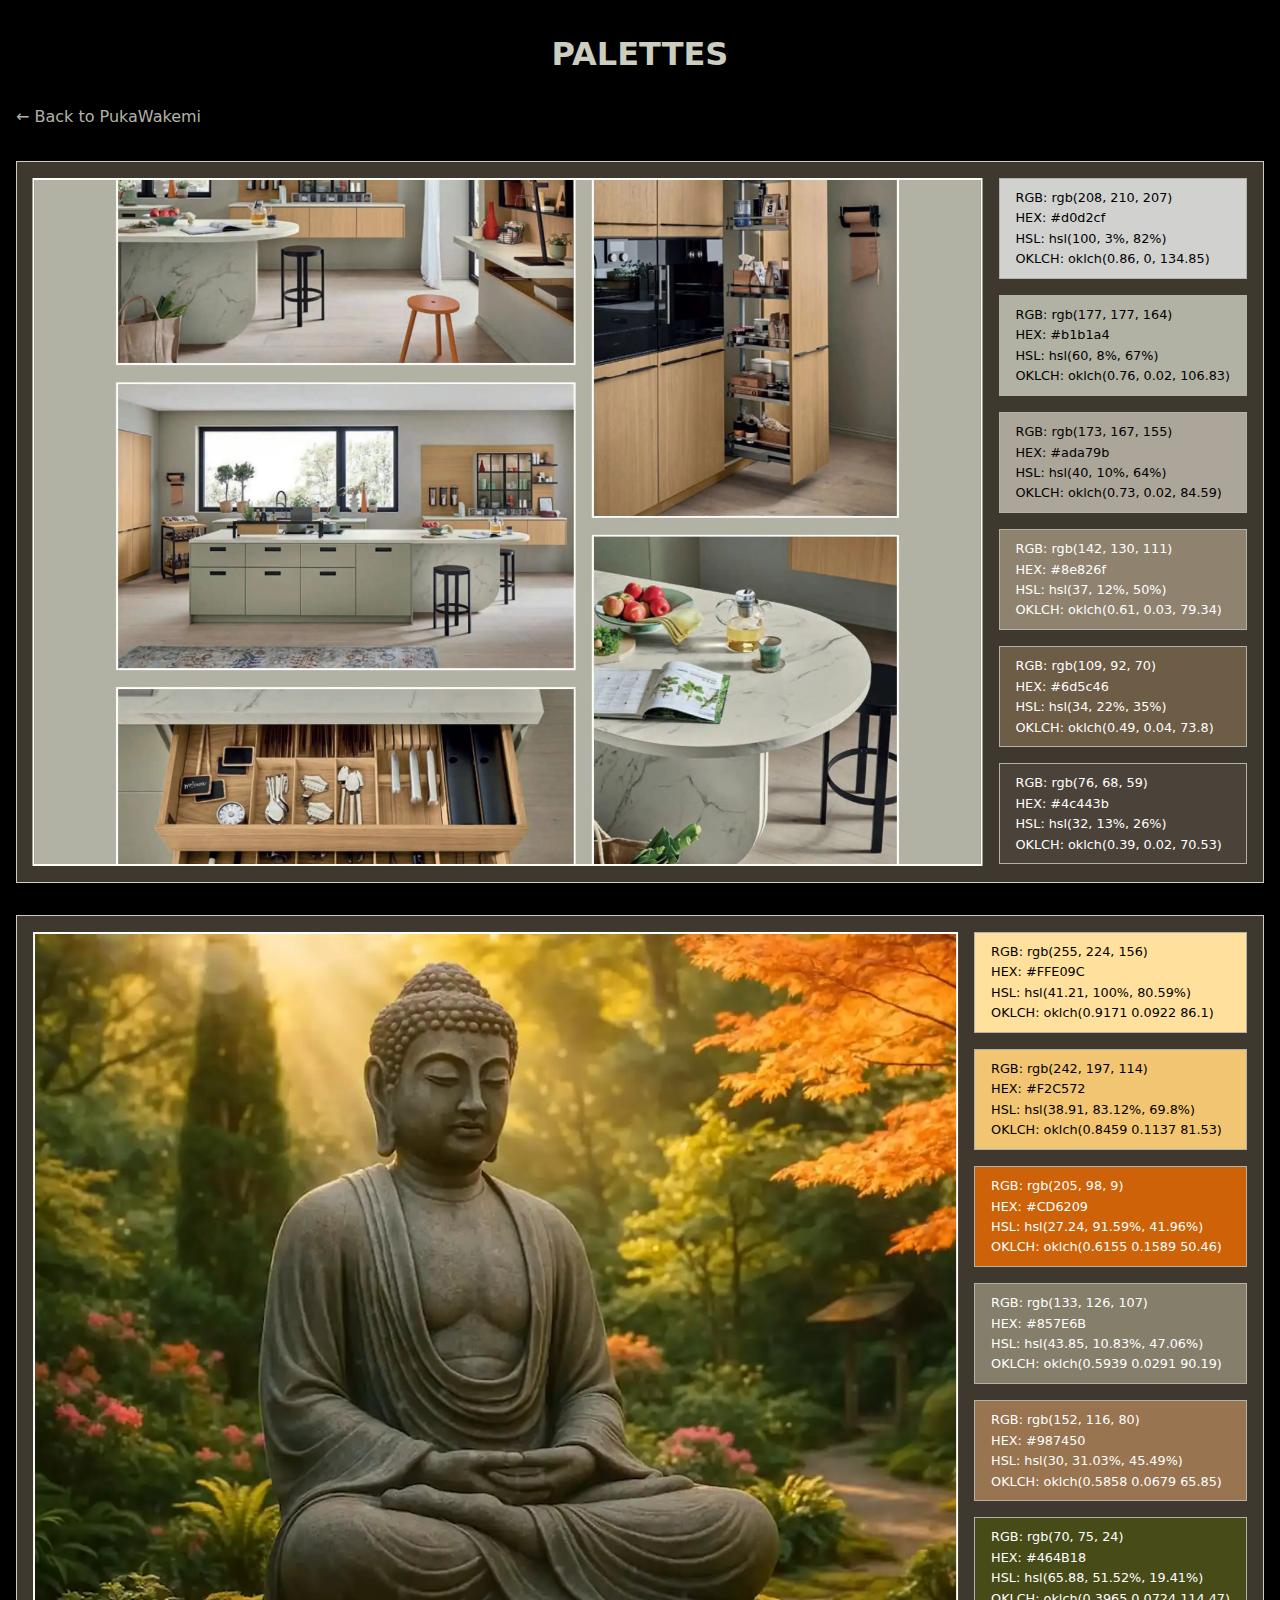
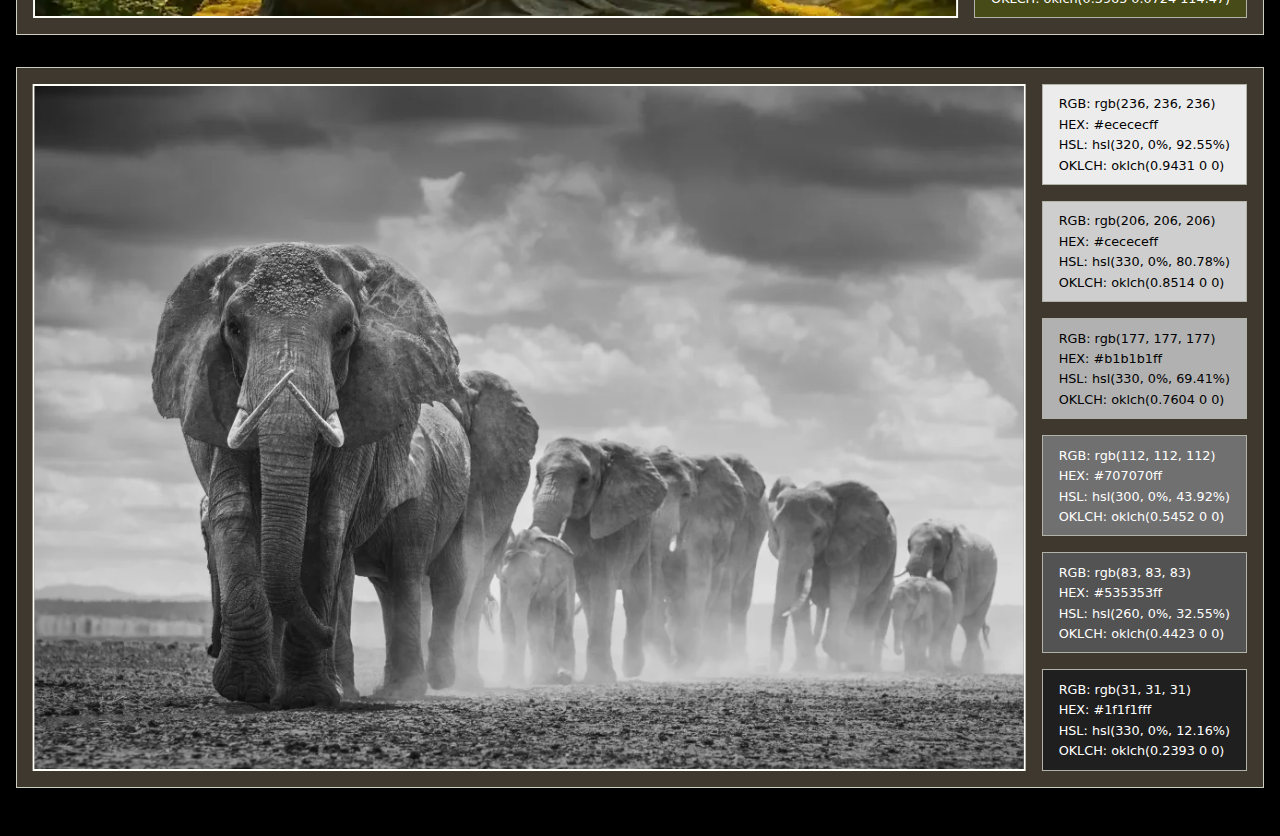
<file: palettes/palettes.html>
<!DOCTYPE html>
<html lang="en">

<head>
  <meta charset="UTF-8" />
  <meta name="viewport" content="width=device-width, initial-scale=1.0" />
  <title>Palettes</title>
  <link rel="stylesheet" href="css/palettes.css" />
</head>

<body>

  <h1>Palettes</h1>

  <p>
    <a class="back-link" href="../index.html">← Back to PukaWakemi</a>
  </p>

  <section class="marronVert" data-layout="duo" data-split="1-auto" data-gap="m" data-justify="center" data-align="start">
    <img src="images/Très beau Vert (Abode2_Vol2_I70_2025) HEX_B1B2A4.webp" alt="" />
    <div class="vignettes">
      <div class="vignette vignette_01">
        <ul role="list">
          <li>RGB: rgb(208, 210, 207)</li>
          <li>HEX: #d0d2cf</li>
          <li>HSL: hsl(100, 3%, 82%)</li>
          <li>OKLCH: oklch(0.86, 0, 134.85)</li>
        </ul>
      </div>
      <div class="vignette vignette_02">
        <ul role="list">
          <li>RGB: rgb(177, 177, 164)</li>
          <li>HEX: #b1b1a4</li>
          <li>HSL: hsl(60, 8%, 67%)</li>
          <li>OKLCH: oklch(0.76, 0.02, 106.83)</li>
        </ul>
      </div>
      <div class="vignette vignette_03">
        <ul role="list">
          <li>RGB: rgb(173, 167, 155)</li>
          <li>HEX: #ada79b</li>
          <li>HSL: hsl(40, 10%, 64%)</li>
          <li>OKLCH: oklch(0.73, 0.02, 84.59)</li>
        </ul>
      </div>
      <div class="vignette vignette_04">
        <ul role="list">
          <li>RGB: rgb(142, 130, 111)</li>
          <li>HEX: #8e826f</li>
          <li>HSL: hsl(37, 12%, 50%)</li>
          <li>OKLCH: oklch(0.61, 0.03, 79.34)</li>
        </ul>
      </div>
      <div class="vignette vignette_05">
        <ul role="list">
          <li>RGB: rgb(109, 92, 70)</li>
          <li>HEX: #6d5c46</li>
          <li>HSL: hsl(34, 22%, 35%)</li>
          <li>OKLCH: oklch(0.49, 0.04, 73.8)</li>
        </ul>
      </div>
      <div class="vignette vignette_06">
        <ul role="list">
          <li>RGB: rgb(76, 68, 59)</li>
          <li>HEX: #4c443b</li>
          <li>HSL: hsl(32, 13%, 26%)</li>
          <li>OKLCH: oklch(0.39, 0.02, 70.53)</li>
        </ul>
      </div>
    </div>
  </section>

  <section class="buddha" data-layout="duo" data-split="1-auto" data-gap="m" data-justify="center" data-align="start">
    <img src="images/Buddha's Lounge - Zen Garden Awakening Flute Music for Peace.webp" alt="" />
    <div class="vignettes">
      <div class="vignette vignette_07">
        <ul role="list">
          <li>RGB: rgb(255, 224, 156)</li>
          <li>HEX: #FFE09C</li>
          <li>HSL: hsl(41.21, 100%, 80.59%)</li>
          <li>OKLCH: oklch(0.9171 0.0922 86.1)</li>
        </ul>
      </div>
      <div class="vignette vignette_08">
        <ul role="list">
          <li>RGB: rgb(242, 197, 114)</li>
          <li>HEX: #F2C572</li>
          <li>HSL: hsl(38.91, 83.12%, 69.8%)</li>
          <li>OKLCH: oklch(0.8459 0.1137 81.53)</li>
        </ul>
      </div>
      <div class="vignette vignette_09">
        <ul role="list">
          <li>RGB: rgb(205, 98, 9)</li>
          <li>HEX: #CD6209</li>
          <li>HSL: hsl(27.24, 91.59%, 41.96%)</li>
          <li>OKLCH: oklch(0.6155 0.1589 50.46)</li>
        </ul>
      </div>
      <div class="vignette vignette_10">
        <ul role="list">
          <li>RGB: rgb(133, 126, 107)</li>
          <li>HEX: #857E6B</li>
          <li>HSL: hsl(43.85, 10.83%, 47.06%)</li>
          <li>OKLCH: oklch(0.5939 0.0291 90.19)</li>
        </ul>
      </div>
      <div class="vignette vignette_11">
        <ul role="list">
          <li>RGB: rgb(152, 116, 80)</li>
          <li>HEX: #987450</li>
          <li>HSL: hsl(30, 31.03%, 45.49%)</li>
          <li>OKLCH: oklch(0.5858 0.0679 65.85)</li>
        </ul>
      </div>
      <div class="vignette vignette_12">
        <ul role="list">
          <li>RGB: rgb(70, 75, 24)</li>
          <li>HEX: #464B18</li>
          <li>HSL: hsl(65.88, 51.52%, 19.41%)</li>
          <li>OKLCH: oklch(0.3965 0.0724 114.47)</li>
        </ul>
      </div>
    </div>
  </section>

  <section class="amboseli" data-layout="duo" data-split="1-auto" data-gap="m" data-justify="center" data-align="start">
    <img src="images/winona-and-family-amboseli-2022-federico-veronesi.webp" alt="" />
    <div class="vignettes">
      <div class="vignette vignette_13">
        <ul role="list">
          <li>RGB: rgb(236, 236, 236)</li>
          <li>HEX: #ecececff</li>
          <li>HSL: hsl(320, 0%, 92.55%)</li>
          <li>OKLCH: oklch(0.9431 0 0)</li>
        </ul>
      </div>
      <div class="vignette vignette_14">
        <ul role="list">
          <li>RGB: rgb(206, 206, 206)</li>
          <li>HEX: #cececeff</li>
          <li>HSL: hsl(330, 0%, 80.78%)</li>
          <li>OKLCH: oklch(0.8514 0 0)</li>
        </ul>
      </div>
      <div class="vignette vignette_15">
        <ul role="list">
          <li>RGB: rgb(177, 177, 177)</li>
          <li>HEX: #b1b1b1ff</li>
          <li>HSL: hsl(330, 0%, 69.41%)</li>
          <li>OKLCH: oklch(0.7604 0 0)</li>
        </ul>
      </div>
      <div class="vignette vignette_16">
        <ul role="list">
          <li>RGB: rgb(112, 112, 112)</li>
          <li>HEX: #707070ff</li>
          <li>HSL: hsl(300, 0%, 43.92%)</li>
          <li>OKLCH: oklch(0.5452 0 0)</li>
        </ul>
      </div>
      <div class="vignette vignette_17">
        <ul role="list">
          <li>RGB: rgb(83, 83, 83)</li>
          <li>HEX: #535353ff</li>
          <li>HSL: hsl(260, 0%, 32.55%)</li>
          <li>OKLCH: oklch(0.4423 0 0)</li>
        </ul>
      </div>
      <div class="vignette vignette_18">
        <ul role="list">
          <li>RGB: rgb(31, 31, 31)</li>
          <li>HEX: #1f1f1fff</li>
          <li>HSL: hsl(330, 0%, 12.16%)</li>
          <li>OKLCH: oklch(0.2393 0 0)</li>
        </ul>
      </div>
  </section>

</body>

</html>
</file>
<file: palettes/css/palettes.css>
@import "layouts.css" layer(Layout);
@import "reset.css" layer(Reset);

:root {
  --color-Vert-50: oklch(100% 0.01 114.99);
  --color-Vert-100: oklch(98% 0.01 114.99);
  --color-Vert-200: oklch(94.5% 0.01 114.99);
  --color-Vert-300: oklch(84.5% 0.02 114.99);
  --color-Vert-400: oklch(76.197% 0.0155 114.991);
  --color-Vert-500: oklch(64.5% 0.02 114.99);
  --color-Vert-600: oklch(54.5% 0.02 114.99);
  --color-Vert-700: oklch(44.5% 0.02 114.99);
  --color-Vert-800: oklch(34.5% 0.01 114.99);
  --color-Vert-900: oklch(24.5% 0.01 114.99);
  --color-Vert-fade: oklch(76.2% 0.01 114.99);
  --color-Vert-bright: oklch(76.2% 0.02 114.99);
  --color-Marron-50: oklch(100% 0.01 79.29);
  --color-Marron-100: oklch(98% 0.01 79.29);
  --color-Marron-200: oklch(94.5% 0.02 79.29);
  --color-Marron-300: oklch(84.5% 0.03 79.29);
  --color-Marron-400: oklch(74.5% 0.03 79.29);
  --color-Marron-500: oklch(61.1948% 0.0313 79.2948);
  --color-Marron-600: oklch(54.5% 0.03 79.29);
  --color-Marron-700: oklch(44.5% 0.03 79.29);
  --color-Marron-800: oklch(34.5% 0.02 79.29);
  --color-Marron-900: oklch(24.5% 0.01 79.29);
  --color-Marron-fade: oklch(61.19% 0.02 79.29);
  --color-Marron-bright: oklch(61.19% 0.04 79.29);
}

body {
  background: black;
  padding: 1rem;
}

h1 {
  text-align: center;
  color: var(--color-Vert-300);
  text-transform: uppercase;
  margin-bottom: 2rem;
}

.back-link {
  color: var(--color-Vert-400);
  margin-bottom: 2rem;
  display: block;
  text-decoration: none;
}

.back-link:hover {
  transform: translateX(-2px);
}

::selection {
  background: #7b067f;
  color: white;
}

section {
  max-width: 90rem;
  padding: 1rem;
  margin: 2rem auto;
  background: var(--color-Marron-800);
  border: 1px solid var(--color-Vert-300);
  gap: 1rem;
}
img {
  width: 100%; /* du container */
  height: 100%; /* du container */
  max-height: 43rem;
  object-fit: cover;
  /* Positionner l'img pour qu'elle soit croppée par la gche */
  object-position: right;
  border: 2px solid var(--color-Vert-50);
  /* Flip image horizontally */
  -moz-transform: scaleX(-1);
  -o-transform: scaleX(-1);
  -webkit-transform: scaleX(-1);
  transform: scaleX(-1);
  filter: FlipH;
  -ms-filter: "FlipH";
}

.vignettes {
  display: flex;
  flex-direction: column;
  /* width: 40%; */
  gap: 1rem;
  font-size: 0.8rem;
}

@media (width < 50rem) {
  .vignettes {
    display: grid;
    grid-template-columns: 1fr 1fr;
  }
}

.vignette {
  display: block;
  border: 1px solid var(--color-Vert-400);
  padding: 0.5rem 1rem;
}

.vignette_01 {
  background: hsl(100, 3%, 82%);
  color: black;
}

.vignette_02 {
  background: hsl(60, 8%, 67%);
  color: black;
}

.vignette_03 {
  background: hsl(40, 10%, 64%);
  /* color: var(--color-Marron-900); */
  color: black;
}

.vignette_04 {
  background: hsl(37, 12%, 50%);
  color: white;
}

.vignette_05 {
  background: hsl(34, 22%, 35%);
  color: white;
}

.vignette_06 {
  background: hsl(32, 13%, 26%);
  color: white;
}

.vignette_07 {
  background: #ffe09c;
  color: black;
}

.vignette_08 {
  background: #f2c572;
  color: black;
}
.vignette_09 {
  background: #cd6209;
  color: white;
}

.vignette_10 {
  background: #857e6b;
  color: white;
}

.vignette_11 {
  background: #987450;
  color: white;
}

.vignette_12 {
  background: #464b18;
  color: white;
}

.vignette_13 {
  background: #ecececff;
  color: black;
}

.vignette_14 {
  background: #cececeff;
  color: black;
}
.vignette_15 {
  background: #b1b1b1ff;
  color: black;
}

.vignette_16 {
  background: #707070ff;
  color: white;
}

.vignette_17 {
  background: #535353ff;
  color: white;
}

.vignette_18 {
  background: #1f1f1fff;
  color: white;
}

@media (max-width: 960px;) {
  .section {
    flex-direction: column;
  }

  .vignettes {
    flex-direction: row;
    flex-wrap: wrap;
    width: 100%;
  }
}
</file>
